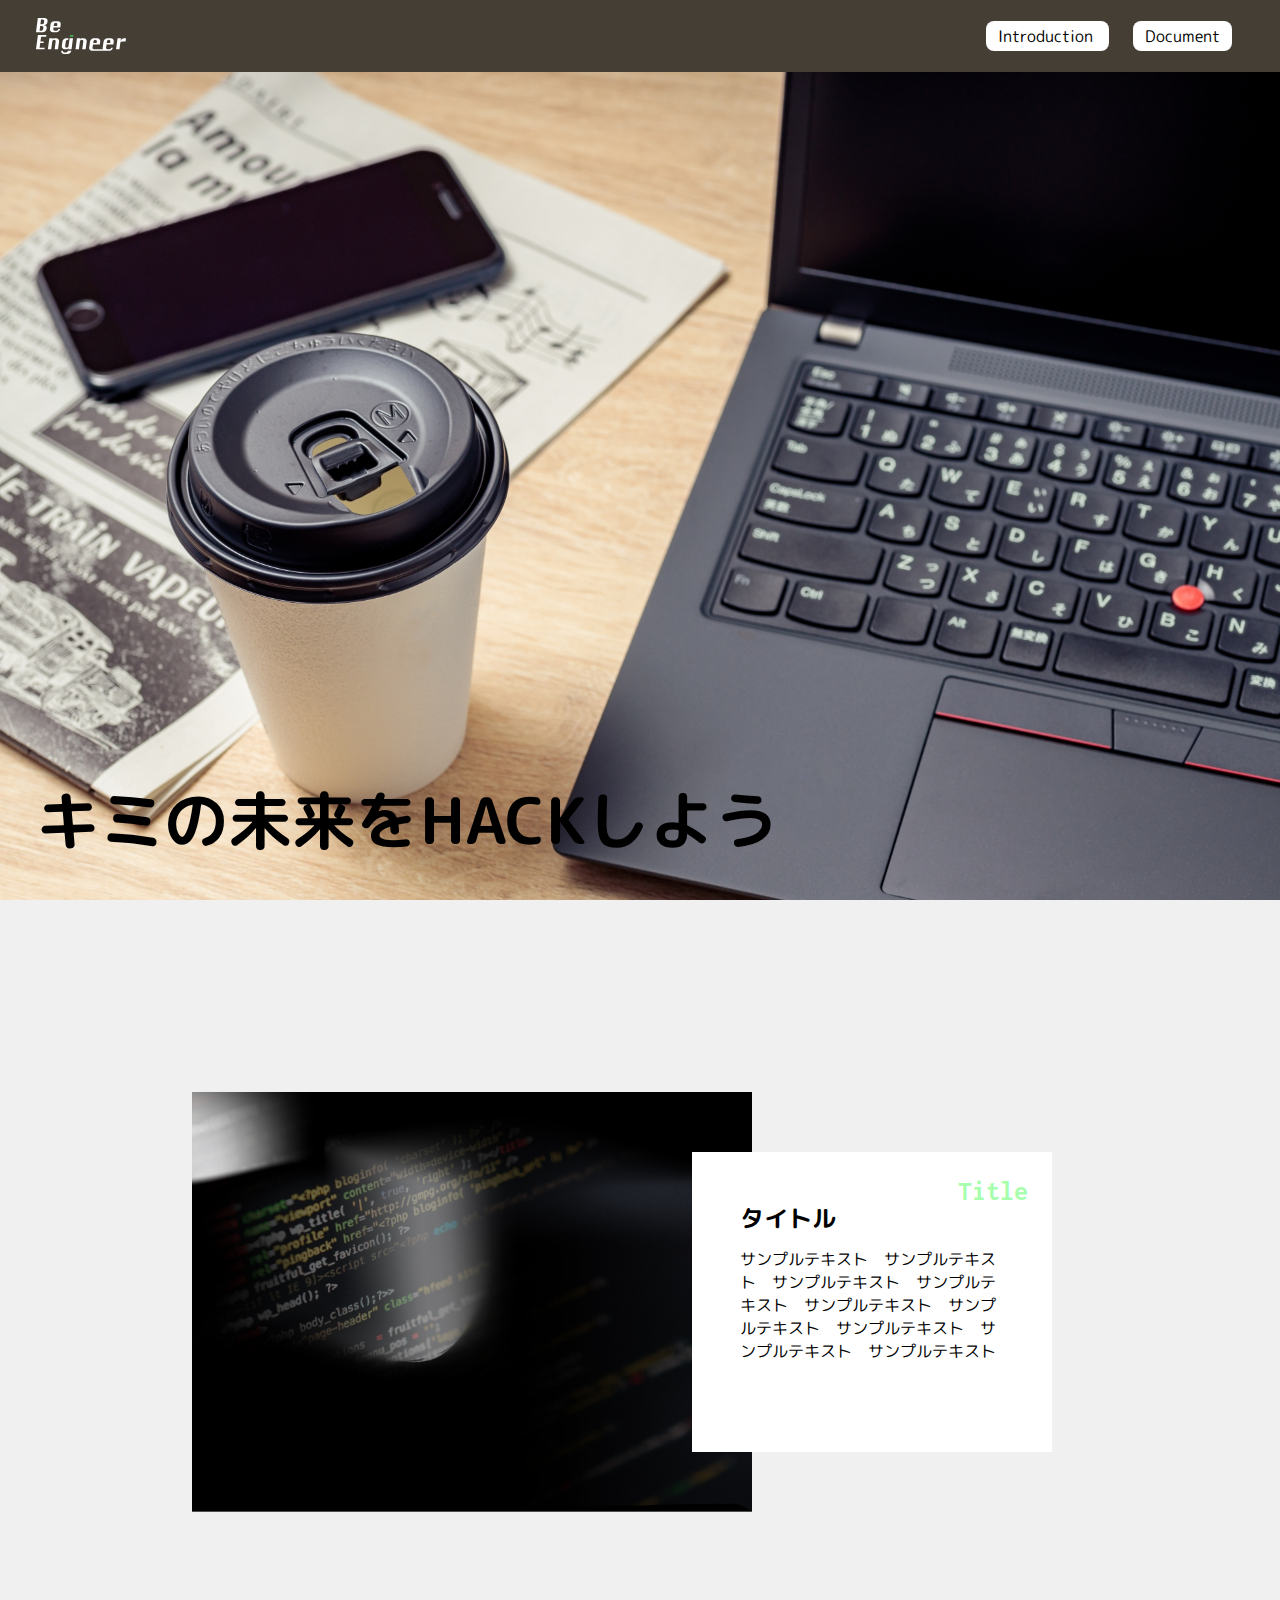
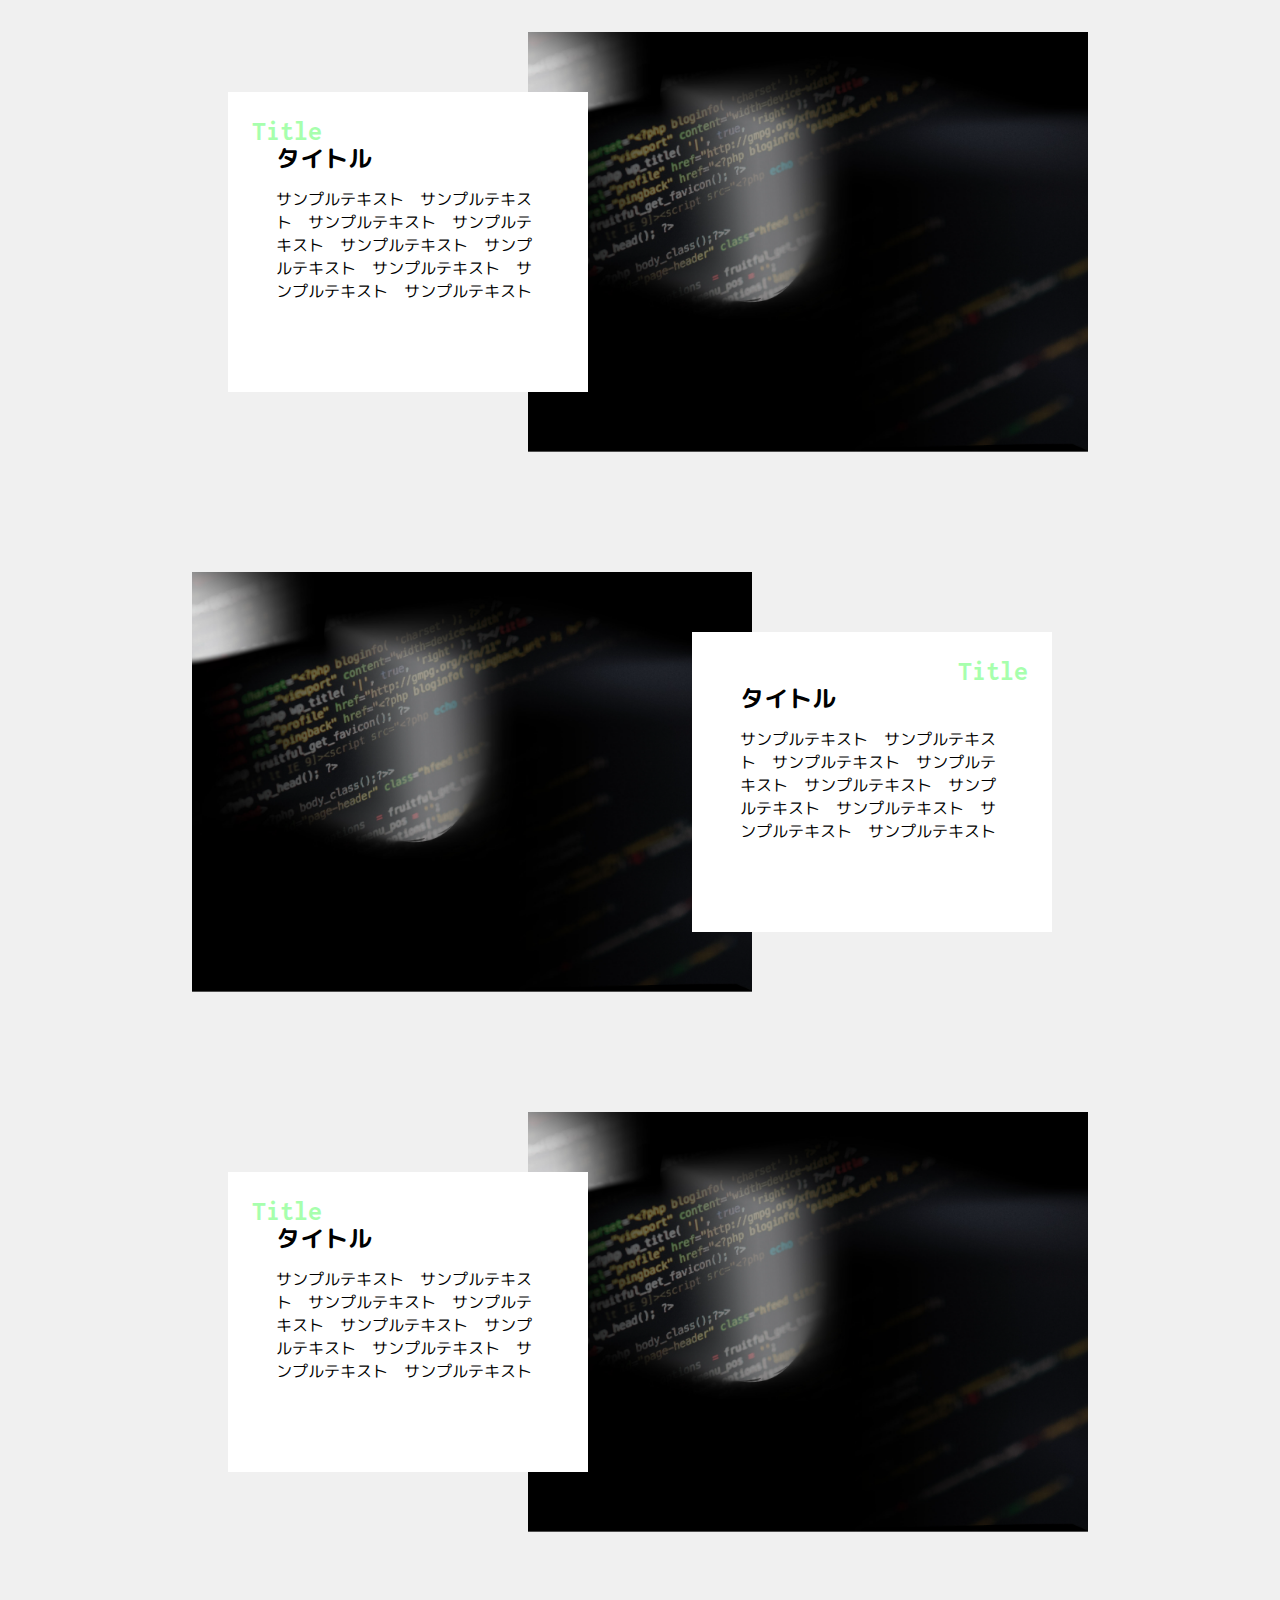
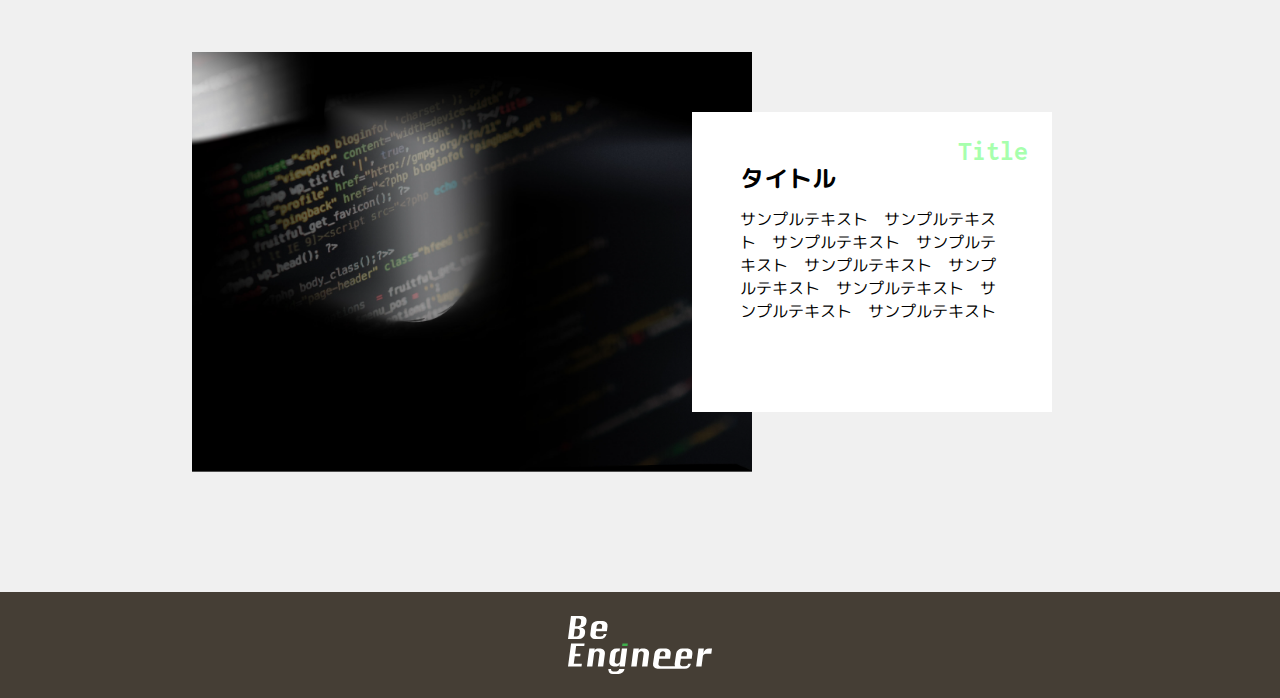
<file: public/index.html>
<!DOCTYPE html>
<html lang="ja">

    <head>
        <meta charset="UTF-8">
        <meta name="viewport" content="width=device-width, initial-scale=1.0">
        <link rel="preconnect" href="https://fonts.googleapis.com">
        <link rel="preconnect" href="https://fonts.gstatic.com" crossorigin>
        <link href="https://fonts.googleapis.com/css2?family=Inconsolata:wght@400;700&display=swap" rel="stylesheet">
        <link href="https://fonts.googleapis.com/css2?family=M+PLUS+Rounded+1c:wght@400;700&display=swap" rel="stylesheet">
        <link rel="stylesheet" href="css/style.css">
        <title>BeEngineer WebSite</title>
    </head>

    <body>

        <!-- ヘッダー -->
        <header id="header">
            <img class="header__image" src="images/BeEngineer_logo_white.svg">
            <nav class="header__linklist">
                <a class="header__link" href="#introduction">
                    Introduction
                </a>
                <a class="header__link" href="document.html">
                    Document
                </a>
            </nav>
        </header>

        <!-- ファーストビュー -->
        <section id="firstview">
            <img class="firstview__image" src="images/top.jpg">
            <h1 class="firstview__title">キミの未来をHACKしよう</h1>
        </section>
        
        <!-- 紹介部分 -->
        <section id="introduction" class="introduction">

            <div class="introduction__content">
                <img class="introduction__image introduction__image--left" src="images/top.png">
                <div class="introduction__textblock introduction__textblock--left">
                    <h3 class="introduction__title">
                        タイトル
                    </h3>
                    <h4 class="introduction__title--bg introduction__title--bg--left">
                        Title
                    </h4>
                    <p class="introduction__text">
                        サンプルテキスト　サンプルテキスト　サンプルテキスト　サンプルテキスト　サンプルテキスト　サンプルテキスト　サンプルテキスト　サンプルテキスト　サンプルテキスト
                    </p>
                </div>
            </div>

            <div class="introduction__content">
                <img class="introduction__image introduction__image--right" src="images/top.png">
                <div class="introduction__textblock introduction__textblock--right">
                    <h3 class="introduction__title">
                        タイトル
                    </h3>
                    <h4 class="introduction__title--bg introduction__title--bg--right">
                        Title
                    </h4>
                    <p class="introduction__text">
                        サンプルテキスト　サンプルテキスト　サンプルテキスト　サンプルテキスト　サンプルテキスト　サンプルテキスト　サンプルテキスト　サンプルテキスト　サンプルテキスト
                    </p>
                </div>
            </div>

            <div class="introduction__content">
                <img class="introduction__image introduction__image--left" src="images/top.png">
                <div class="introduction__textblock introduction__textblock--left">
                    <h3 class="introduction__title">
                        タイトル
                    </h3>
                    <h4 class="introduction__title--bg introduction__title--bg--left">
                        Title
                    </h4>
                    <p class="introduction__text">
                        サンプルテキスト　サンプルテキスト　サンプルテキスト　サンプルテキスト　サンプルテキスト　サンプルテキスト　サンプルテキスト　サンプルテキスト　サンプルテキスト
                    </p>
                </div>
            </div>

            <div class="introduction__content">
                <img class="introduction__image introduction__image--right" src="images/top.png">
                <div class="introduction__textblock introduction__textblock--right">
                    <h3 class="introduction__title">
                        タイトル
                    </h3>
                    <h4 class="introduction__title--bg introduction__title--bg--right">
                        Title
                    </h4>
                    <p class="introduction__text">
                        サンプルテキスト　サンプルテキスト　サンプルテキスト　サンプルテキスト　サンプルテキスト　サンプルテキスト　サンプルテキスト　サンプルテキスト　サンプルテキスト
                    </p>
                </div>
            </div>

            <div class="introduction__content">
                <img class="introduction__image introduction__image--left" src="images/top.png">
                <div class="introduction__textblock introduction__textblock--left">
                    <h3 class="introduction__title">
                        タイトル
                    </h3>
                    <h4 class="introduction__title--bg introduction__title--bg--left">
                        Title
                    </h4>
                    <p class="introduction__text">
                        サンプルテキスト　サンプルテキスト　サンプルテキスト　サンプルテキスト　サンプルテキスト　サンプルテキスト　サンプルテキスト　サンプルテキスト　サンプルテキスト
                    </p>
                </div>
            </div>

        </section>
        
        <!-- フッター -->
        <footer id="footer">
            <img class="footer__image" src="images/BeEngineer_logo_white.svg">
        </footer>

        <script src="./js/main.js"></script>
    </body>
</html>
</file>
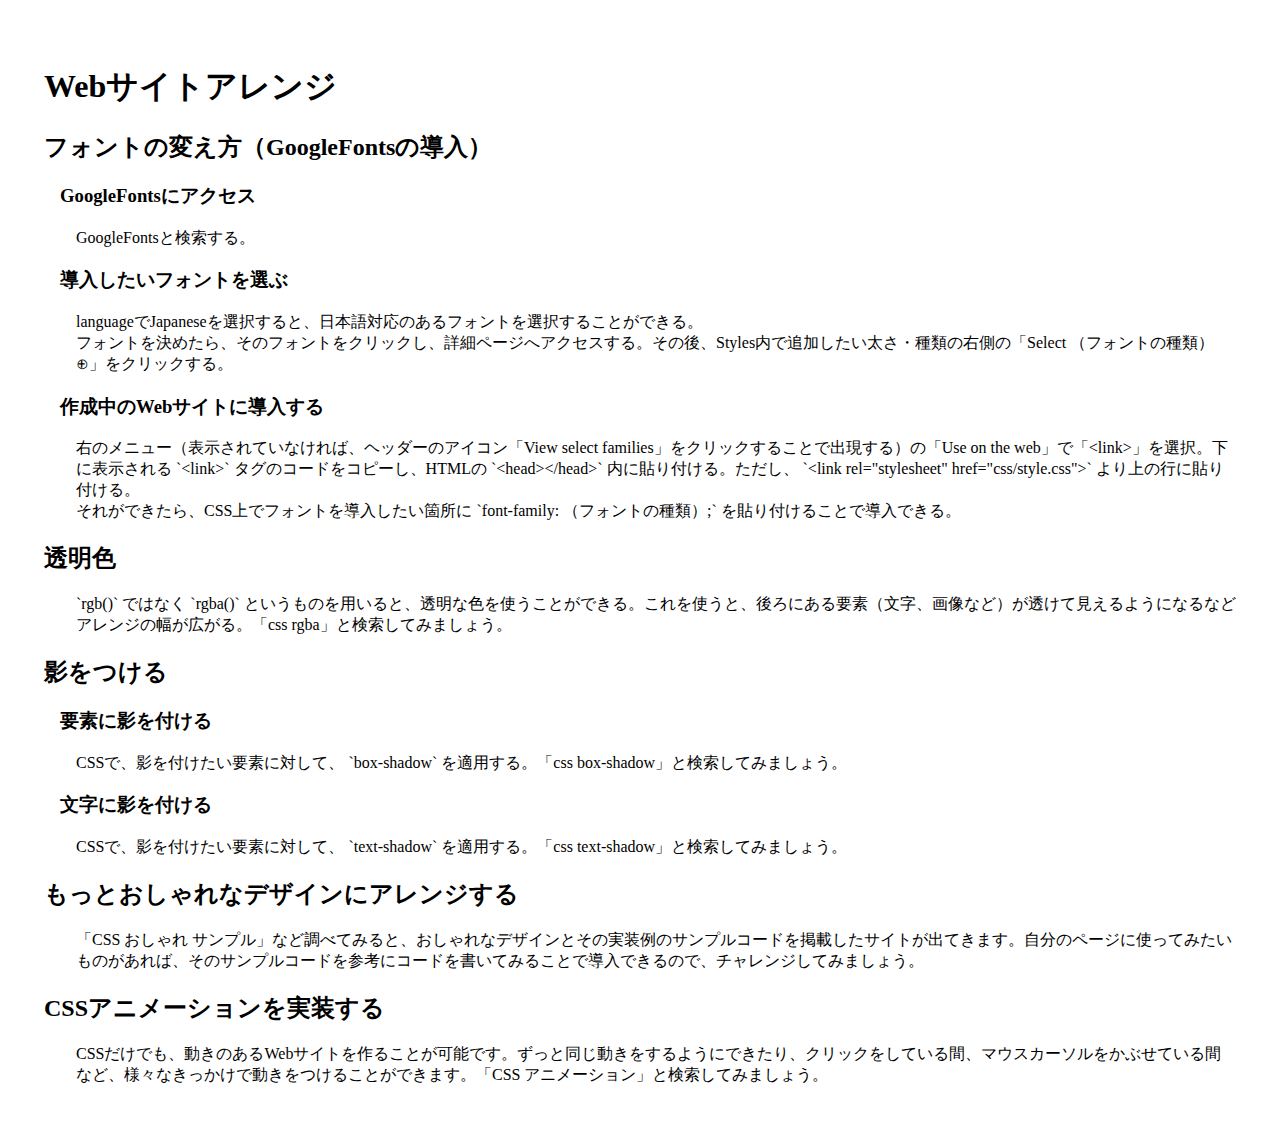
<file: public/document.html>
<!DOCTYPE html>
<html lang="en">
<head>
    <meta charset="UTF-8">
    <meta name="viewport" content="width=device-width, initial-scale=1.0">
    <style>
        body{
            padding: 36px;
        }
        h3{
            padding-left: 16px;
        }
        p{
            padding-left: 32px;
        }
    </style>
    <title>Document</title>
</head>
<body>
    <h1>Webサイトアレンジ</h1>
    <h2>フォントの変え方（GoogleFontsの導入）</h2>
    <h3>GoogleFontsにアクセス</h3>
    <p>
        GoogleFontsと検索する。
    </p>
    <h3>導入したいフォントを選ぶ</h3>
    <p>
        languageでJapaneseを選択すると、日本語対応のあるフォントを選択することができる。<br>
        フォントを決めたら、そのフォントをクリックし、詳細ページへアクセスする。その後、Styles内で追加したい太さ・種類の右側の「Select （フォントの種類） ⊕」をクリックする。
    </p>
    <h3>作成中のWebサイトに導入する</h3>
    <p>
        右のメニュー（表示されていなければ、ヘッダーのアイコン「View select families」をクリックすることで出現する）の「Use on the web」で「&lt;link&gt;」を選択。下に表示される `&lt;link&gt;` タグのコードをコピーし、HTMLの `&lt;head&gt;&lt;/head&gt;` 内に貼り付ける。ただし、 `&lt;link rel="stylesheet" href="css/style.css"&gt;` より上の行に貼り付ける。<br>
        それができたら、CSS上でフォントを導入したい箇所に `font-family: （フォントの種類）;` を貼り付けることで導入できる。
    </p>

    <h2>透明色</h2>
    <p>
        `rgb()` ではなく `rgba()` というものを用いると、透明な色を使うことができる。これを使うと、後ろにある要素（文字、画像など）が透けて見えるようになるなどアレンジの幅が広がる。「css rgba」と検索してみましょう。
    </p>
    
    <h2>影をつける</h2>
    <h3>要素に影を付ける</h3>
    <p>
        CSSで、影を付けたい要素に対して、 `box-shadow` を適用する。「css box-shadow」と検索してみましょう。
    </p>
    <h3>文字に影を付ける</h3>
    <p>
        CSSで、影を付けたい要素に対して、 `text-shadow` を適用する。「css text-shadow」と検索してみましょう。
    </p>

    <h2>もっとおしゃれなデザインにアレンジする</h2>
    <p>
        「CSS おしゃれ サンプル」など調べてみると、おしゃれなデザインとその実装例のサンプルコードを掲載したサイトが出てきます。自分のページに使ってみたいものがあれば、そのサンプルコードを参考にコードを書いてみることで導入できるので、チャレンジしてみましょう。
    </p>

    <h2>CSSアニメーションを実装する</h2>
    <p>
        CSSだけでも、動きのあるWebサイトを作ることが可能です。ずっと同じ動きをするようにできたり、クリックをしている間、マウスカーソルをかぶせている間など、様々なきっかけで動きをつけることができます。「CSS アニメーション」と検索してみましょう。
    </p>
</body>
</html>
</file>
<file: public/css/style.css>
/* = = = all = = = */
*{
    margin: 0;
    padding: 0;
    box-sizing: border-box;
    font-family: 'M PLUS Rounded 1c', sans-serif;
}

body{
    background-color: rgb(240, 240, 240);
}

/* = = = header = = = */
header{
    background-color: rgb(69, 62, 53);
    position: fixed;
    display: flex;
    justify-content: space-between;
    align-items: center;
    top: 0;
    width: -webkit-fill-available;
    padding: 18px 36px;
    z-index: 100;
}

.header__image{
    height: 36px;
}

.header__link{
    background-color: rgb(255, 255, 255);
    border-radius: 8px;
    padding: 4px 12px;
    color: rgb(0, 0, 0);
    text-decoration: none;
    margin: 0 12px;
}

/* = = = firstview = = = */
#firstview{
    margin-top: 72px;
    height: calc(100vh - 72px);
    position: relative;
}

.firstview__image{
    width: 100%;
    height: 100%;
    object-fit: cover;
}

.firstview__title{
    position: absolute;
    bottom: 48px;
    left: 36px;
    font-size: 64px;
    line-height: 1;
}


/* = = = introduction = = = */
.introduction{
    padding-top: 72px;
}

.introduction__content{
    position: relative;
    height: 420px;
    margin: 120px auto;
}

.introduction__image{
    width: 560px;
    height: 420px;
    object-fit: cover;
    position: absolute;
    top: 0;
}

.introduction__image--left{
    left: 15vw;
}

.introduction__image--right{
    right: 15vw;
}

.introduction__textblock{
    position: absolute;
    padding: 48px;
    width: 360px;
    height: 300px;
    top: 60px;
    background-color: rgb(255, 255, 255);
}

.introduction__textblock--left{
    left: calc(15vw + 500px);
}

.introduction__textblock--right{
    right: calc(15vw + 500px);
}

.introduction__title{
    font-weight: bold;
    font-size: 24px;
    z-index: 2;
    margin-bottom: 12px;
}

.introduction__title--bg{
    position: absolute;
    color: rgb(167, 255, 173);
    font-size: 28px;
    top: 24px;
    z-index: 1;
    font-family: 'Inconsolata', monospace;
}

.introduction__title--bg--left{
    text-align: right;
    right: 24px;
}

.introduction__title--bg--right{
    left: 24px;
}

/* = = = footer = = = */

footer{
    background-color: rgb(69, 62, 53);
    padding: 24px;
}

.footer__image{
    display: block;
    margin: auto;
    width: 144px;
}

/* 画面が小さくなった場合 */
@media (max-width: 1023px) {
    header{
        padding: 4px 16px;
    }

    .header__link{
        font-size: 12px;
        margin: 0;
    }

    #firstview{
        margin-top: 44px;
        height: calc(100vh - 44px);    
    }

    .firstview__title{
        font-size: 48px;
        left: 12px;
    }

    .introduction__content{
        height: max-content;
    }

    .introduction__image{
        width: 72vw;
        height: 56vw;
        position: relative;
        margin: auto;
        right: unset;
        left: unset;
        display: block;
    }

    .introduction__textblock{
        background-color: unset;
        position: relative;
        top: unset;
        width: 72vw;
        margin: auto;
        padding: 0;
        left: unset;
        right: unset;
        height: max-content;
    }

    .introduction__title{
        margin-bottom: 24px;
    }

    .introduction__title--bg{
        right: 0;
        left: unset;
    }
}

/* スマホの場合 */
@media (max-width: 519px) {
    .firstview__title{
        font-size: 32px;
    }

    .introduction__image{
        width: 90vw;
        height: 67.5vw;
    }

    .introduction__textblock{
        width: 90vw;
    }
}
</file>
